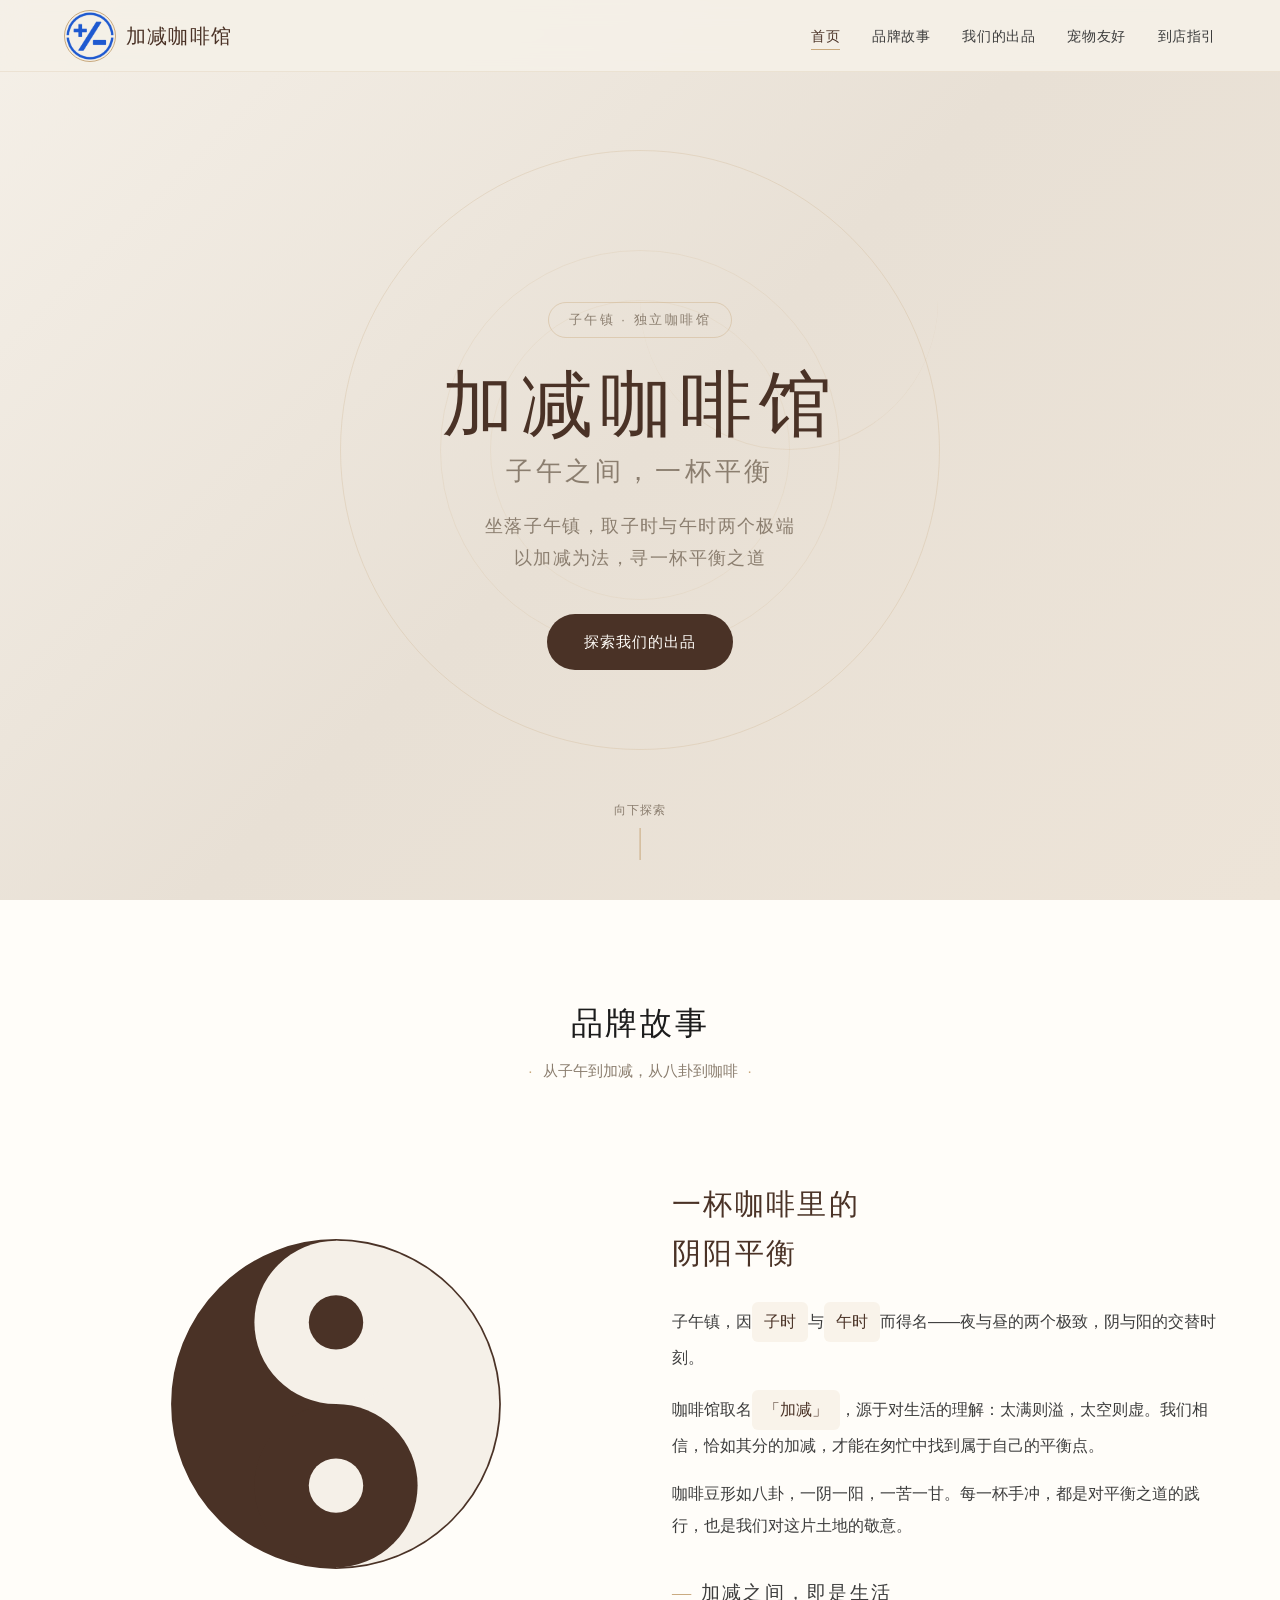
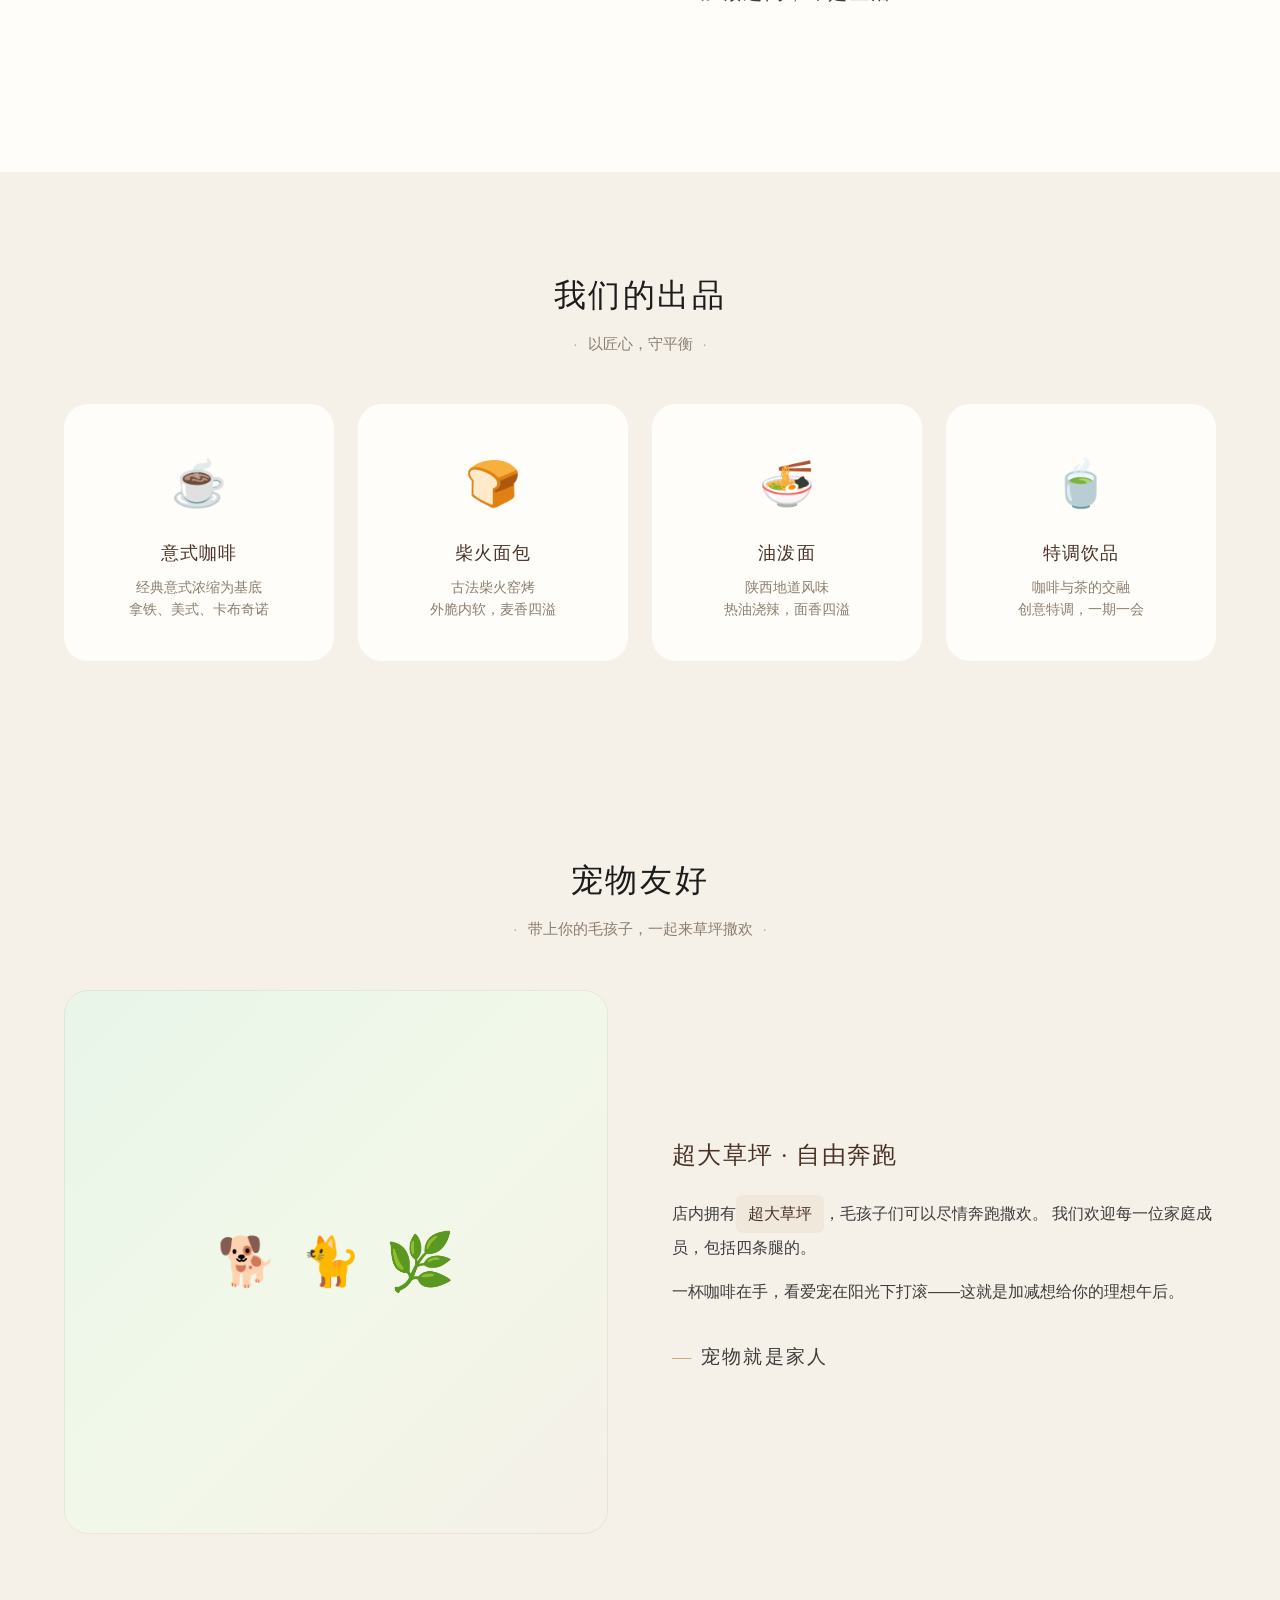
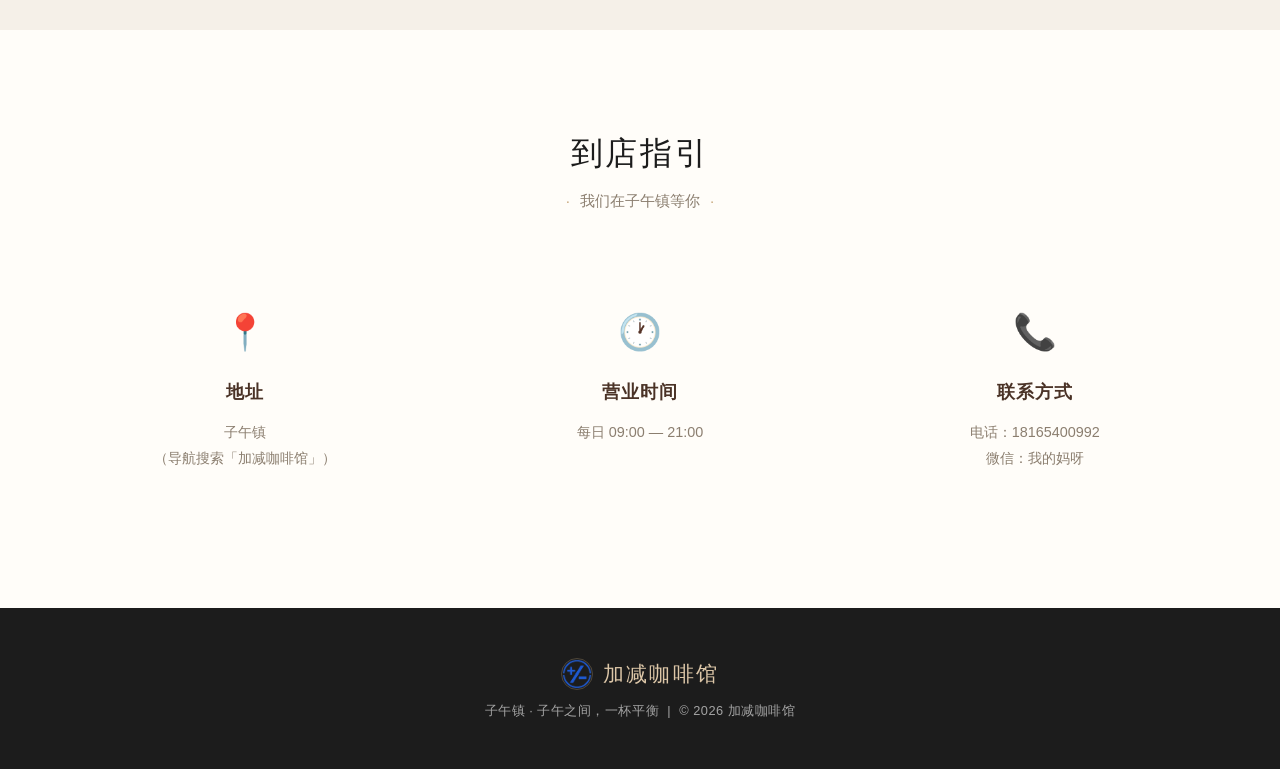
<file: index.html>
<!DOCTYPE html>
<html lang="zh-CN">
<head>
    <meta charset="UTF-8">
    <meta name="viewport" content="width=device-width, initial-scale=1.0">
    <title>加减咖啡馆 — 子午之间，一杯平衡</title>
    <meta name="description" content="加减咖啡馆坐落于子午镇，取子时与午时的平衡之意。手冲咖啡、柴火面包、油泼面。子午之间，一杯平衡。">
    <link rel="stylesheet" href="style.css">
</head>
<body>

    <!-- 导航栏 -->
    <nav class="navbar" id="navbar">
        <div class="container">
            <a href="index.html" class="logo">
                <img src="images/logo02.png" alt="加减咖啡馆" class="logo-img">
                <span>加减咖啡馆</span>
            </a>
            <ul class="nav-menu" id="navMenu">
                <li><a href="#home" class="active">首页</a></li>
                <li><a href="#story">品牌故事</a></li>
                <li><a href="#categories">我们的出品</a></li>
                <li><a href="#pet">宠物友好</a></li>
                <li><a href="#info">到店指引</a></li>
            </ul>
            <div class="hamburger" id="hamburger">
                <span></span><span></span><span></span>
            </div>
        </div>
    </nav>

    <!-- Hero 区 -->
    <section class="hero" id="home">
        <div class="hero-bagua"></div>
        <div class="hero-content">
            <p class="hero-tag">子午镇 · 独立咖啡馆</p>
            <h1 class="hero-title">
                加减咖啡馆
                <span>子午之间，一杯平衡</span>
            </h1>
            <p class="hero-subtitle">
                坐落子午镇，取子时与午时两个极端<br>
                以加减为法，寻一杯平衡之道
            </p>
            <a href="#categories" class="hero-btn">探索我们的出品</a>
        </div>
        <div class="hero-scroll">
            <span>向下探索</span>
            <span></span>
        </div>
    </section>

    <!-- 品牌故事 -->
    <section class="story" id="story">
        <div class="container">
            <h2 class="section-title">品牌故事</h2>
            <p class="section-subtitle">从子午到加减，从八卦到咖啡</p>
            <div class="story-grid">
                <div class="story-visual reveal">
                    <svg class="taiji" viewBox="0 0 200 200" width="340" height="340">
                        <defs>
                            <clipPath id="leftHalf">
                                <rect x="0" y="0" width="100" height="200"/>
                            </clipPath>
                            <clipPath id="rightHalf">
                                <rect x="100" y="0" width="100" height="200"/>
                            </clipPath>
                        </defs>
                        <circle cx="100" cy="100" r="96" fill="none" stroke="#4A3226" stroke-width="2"/>
                        <circle cx="100" cy="100" r="96" fill="#4A3226" clip-path="url(#leftHalf)"/>
                        <circle cx="100" cy="100" r="96" fill="#F5F0E8" clip-path="url(#rightHalf)"/>
                        <circle cx="100" cy="52" r="48" fill="#F5F0E8"/>
                        <circle cx="100" cy="148" r="48" fill="#4A3226"/>
                        <circle cx="100" cy="52" r="16" fill="#4A3226"/>
                        <circle cx="100" cy="148" r="16" fill="#F5F0E8"/>
                    </svg>
                </div>
                <div class="story-text reveal">
                    <h2>一杯咖啡里的<br>阴阳平衡</h2>
                    <p>
                        子午镇，因<span class="story-highlight">子时</span>与<span class="story-highlight">午时</span>而得名——夜与昼的两个极致，阴与阳的交替时刻。
                    </p>
                    <p>
                        咖啡馆取名<span class="story-highlight">「加减」</span>，源于对生活的理解：太满则溢，太空则虚。我们相信，恰如其分的加减，才能在匆忙中找到属于自己的平衡点。
                    </p>
                    <p>
                        咖啡豆形如八卦，一阴一阳，一苦一甘。每一杯手冲，都是对平衡之道的践行，也是我们对这片土地的敬意。
                    </p>
                    <p class="story-signature">加减之间，即是生活</p>
                </div>
            </div>
        </div>
    </section>

    <!-- 产品分类 -->
    <section class="categories" id="categories">
        <div class="container">
            <h2 class="section-title">我们的出品</h2>
            <p class="section-subtitle">以匠心，守平衡</p>
            <div class="cat-grid">
                <div class="cat-card reveal">
                    <span class="cat-icon">☕</span>
                    <h3>意式咖啡</h3>
                    <p>经典意式浓缩为基底<br>拿铁、美式、卡布奇诺</p>
                </div>
                <div class="cat-card reveal">
                    <span class="cat-icon">🍞</span>
                    <h3>柴火面包</h3>
                    <p>古法柴火窑烤<br>外脆内软，麦香四溢</p>
                </div>
                <div class="cat-card reveal">
                    <span class="cat-icon">🍜</span>
                    <h3>油泼面</h3>
                    <p>陕西地道风味<br>热油浇辣，面香四溢</p>
                </div>
                <div class="cat-card reveal">
                    <span class="cat-icon">🍵</span>
                    <h3>特调饮品</h3>
                    <p>咖啡与茶的交融<br>创意特调，一期一会</p>
                </div>
            </div>
        </div>
    </section>

    <!-- 宠物友好 -->
    <section class="pet" id="pet">
        <div class="container">
            <h2 class="section-title">宠物友好</h2>
            <p class="section-subtitle">带上你的毛孩子，一起来草坪撒欢</p>
            <div class="pet-content reveal">
                <div class="pet-visual">
                    <span class="pet-icon">🐕</span>
                    <span class="pet-icon">🐈</span>
                    <span class="pet-icon">🌿</span>
                </div>
                <div class="pet-text">
                    <h3>超大草坪 · 自由奔跑</h3>
                    <p>
                        店内拥有<span class="story-highlight">超大草坪</span>，毛孩子们可以尽情奔跑撒欢。
                        我们欢迎每一位家庭成员，包括四条腿的。
                    </p>
                    <p>
                        一杯咖啡在手，看爱宠在阳光下打滚——这就是加减想给你的理想午后。
                    </p>
                    <p class="story-signature">宠物就是家人</p>
                </div>
            </div>
        </div>
    </section>

    <!-- 到店指引 -->
    <section class="info" id="info">
        <div class="container">
            <h2 class="section-title">到店指引</h2>
            <p class="section-subtitle">我们在子午镇等你</p>
            <div class="info-grid">
                <div class="info-card reveal">
                    <span class="icon">📍</span>
                    <h4>地址</h4>
                    <p>子午镇<br>（导航搜索「加减咖啡馆」）</p>
                </div>
                <div class="info-card reveal">
                    <span class="icon">🕐</span>
                    <h4>营业时间</h4>
                    <p>每日 09:00 — 21:00</p>
                </div>
                <div class="info-card reveal">
                    <span class="icon">📞</span>
                    <h4>联系方式</h4>
                    <p>电话：18165400992<br>微信：我的妈呀</p>
                </div>
            </div>
        </div>
    </section>

    <!-- 页脚 -->
    <footer class="footer">
        <div class="container">
            <div class="footer-brand"><img src="images/logo02.png" alt="加减咖啡馆" class="footer-logo"> 加减咖啡馆</div>
            <p>子午镇 · 子午之间，一杯平衡 &nbsp;|&nbsp; &copy; 2026 加减咖啡馆</p>
        </div>
    </footer>

    <script src="script.js"></script>
</body>
</html>
</file>
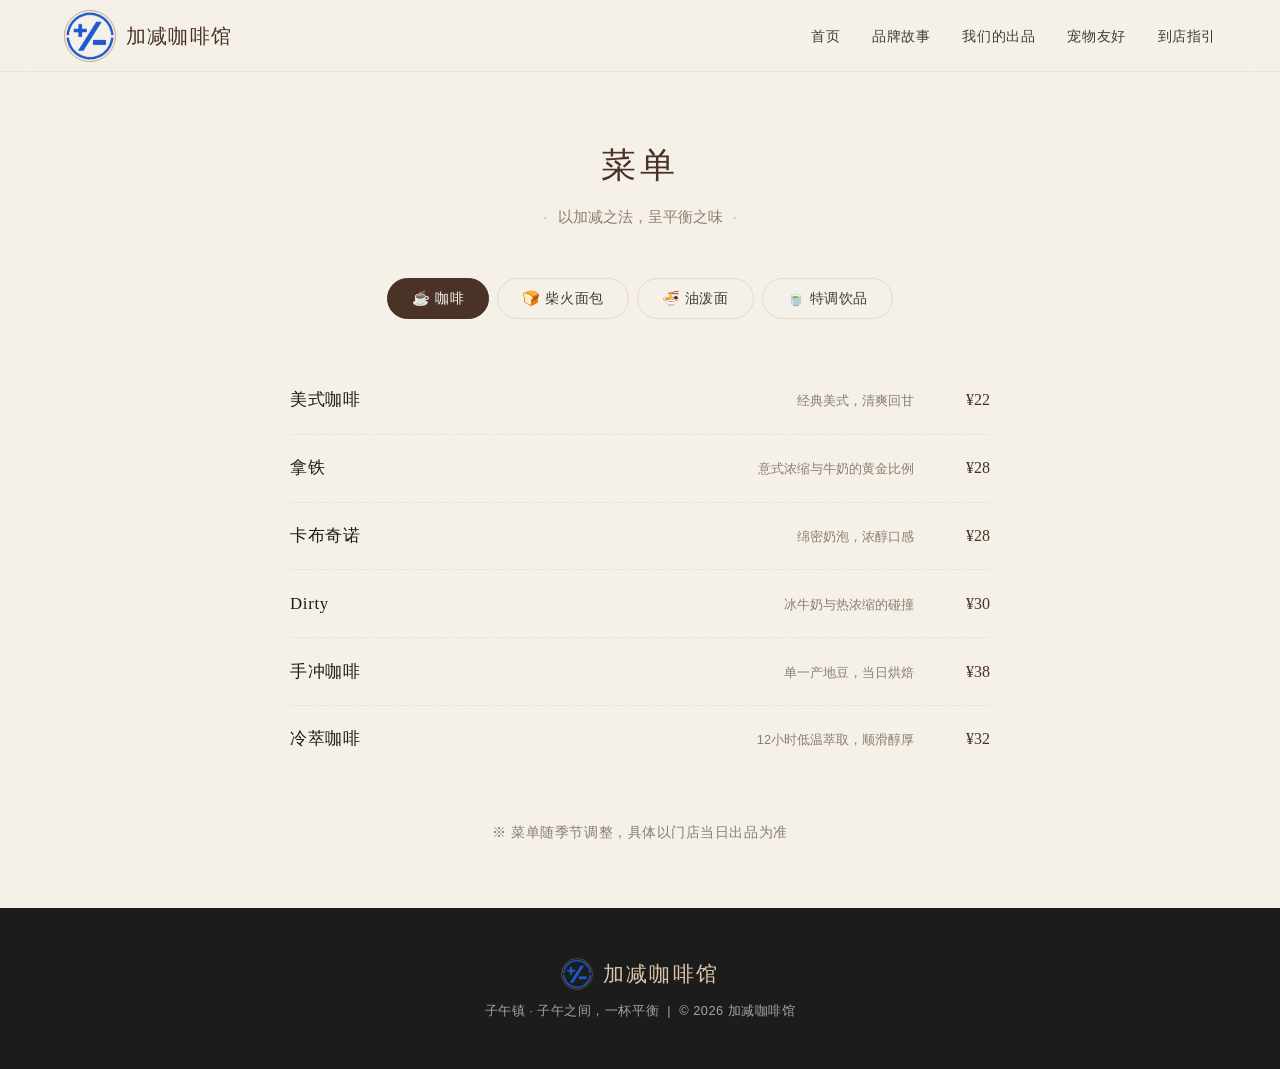
<file: menu.html>
<!DOCTYPE html>
<html lang="zh-CN">
<head>
    <meta charset="UTF-8">
    <meta name="viewport" content="width=device-width, initial-scale=1.0">
    <title>菜单 — 加减咖啡馆</title>
    <meta name="description" content="加减咖啡馆菜单 — 手冲咖啡、意式咖啡、柴火面包、油泼面、特调饮品">
    <link rel="stylesheet" href="style.css">
</head>
<body>

    <!-- 导航栏 -->
    <nav class="navbar" id="navbar">
        <div class="container">
            <a href="index.html" class="logo">
                <img src="images/logo02.png" alt="加减咖啡馆" class="logo-img">
                <span>加减咖啡馆</span>
            </a>
            <ul class="nav-menu" id="navMenu">
                <li><a href="index.html">首页</a></li>
                <li><a href="index.html#story">品牌故事</a></li>
                <li><a href="index.html#categories">我们的出品</a></li>
                <li><a href="index.html#pet">宠物友好</a></li>
                <li><a href="index.html#info">到店指引</a></li>
            </ul>
            <div class="hamburger" id="hamburger">
                <span></span><span></span><span></span>
            </div>
        </div>
    </nav>

    <!-- 菜单内容 -->
    <main class="menu-page">
        <div class="container">
            <div class="menu-header">
                <h1>菜单</h1>
                <p class="section-subtitle">以加减之法，呈平衡之味</p>
            </div>

            <!-- Tab 切换 -->
            <div class="menu-tabs">
                <button class="menu-tab active" data-tab="coffee">☕ 咖啡</button>
                <button class="menu-tab" data-tab="bread">🍞 柴火面包</button>
                <button class="menu-tab" data-tab="dessert">🍜 油泼面</button>
                <button class="menu-tab" data-tab="special">🍵 特调饮品</button>
            </div>

            <!-- 咖啡 -->
            <div class="menu-section active" id="coffee">
                <div class="menu-item">
                    <span class="menu-item-name">美式咖啡</span>
                    <span class="menu-item-desc">经典美式，清爽回甘</span>
                    <span class="menu-item-price">¥22</span>
                </div>
                <div class="menu-item">
                    <span class="menu-item-name">拿铁</span>
                    <span class="menu-item-desc">意式浓缩与牛奶的黄金比例</span>
                    <span class="menu-item-price">¥28</span>
                </div>
                <div class="menu-item">
                    <span class="menu-item-name">卡布奇诺</span>
                    <span class="menu-item-desc">绵密奶泡，浓醇口感</span>
                    <span class="menu-item-price">¥28</span>
                </div>
                <div class="menu-item">
                    <span class="menu-item-name">Dirty</span>
                    <span class="menu-item-desc">冰牛奶与热浓缩的碰撞</span>
                    <span class="menu-item-price">¥30</span>
                </div>
                <div class="menu-item">
                    <span class="menu-item-name">手冲咖啡</span>
                    <span class="menu-item-desc">单一产地豆，当日烘焙</span>
                    <span class="menu-item-price">¥38</span>
                </div>
                <div class="menu-item">
                    <span class="menu-item-name">冷萃咖啡</span>
                    <span class="menu-item-desc">12小时低温萃取，顺滑醇厚</span>
                    <span class="menu-item-price">¥32</span>
                </div>
            </div>

            <!-- 柴火面包 -->
            <div class="menu-section" id="bread">
                <div class="menu-item">
                    <span class="menu-item-name">柴火欧包</span>
                    <span class="menu-item-desc">天然酵母，柴火窑烤，外脆内软</span>
                    <span class="menu-item-price">¥25</span>
                </div>
                <div class="menu-item">
                    <span class="menu-item-name">全麦乡村面包</span>
                    <span class="menu-item-desc">全麦面粉，低温长时间发酵</span>
                    <span class="menu-item-price">¥28</span>
                </div>
                <div class="menu-item">
                    <span class="menu-item-name">核桃蔓越莓面包</span>
                    <span class="menu-item-desc">满满果干与坚果的满足感</span>
                    <span class="menu-item-price">¥32</span>
                </div>
                <div class="menu-item">
                    <span class="menu-item-name">柴火佛卡夏</span>
                    <span class="menu-item-desc">迷迭香与海盐，意大利风味</span>
                    <span class="menu-item-price">¥26</span>
                </div>
                <div class="menu-item">
                    <span class="menu-item-name">肉桂卷</span>
                    <span class="menu-item-desc">柴火窑烤肉桂卷，香甜浓郁</span>
                    <span class="menu-item-price">¥22</span>
                </div>
            </div>

            <!-- 油泼面 -->
            <div class="menu-section" id="dessert">
                <div class="menu-item">
                    <span class="menu-item-name">经典油泼面</span>
                    <span class="menu-item-desc">手工扯面，热油激香，辣子过瘾</span>
                    <span class="menu-item-price">¥18</span>
                </div>
                <div class="menu-item">
                    <span class="menu-item-name">加蛋油泼面</span>
                    <span class="menu-item-desc">经典油泼面加一颗煎蛋</span>
                    <span class="menu-item-price">¥22</span>
                </div>
                <div class="menu-item">
                    <span class="menu-item-name">牛肉油泼面</span>
                    <span class="menu-item-desc">大块卤牛肉，配手工扯面</span>
                    <span class="menu-item-price">¥30</span>
                </div>
                <div class="menu-item">
                    <span class="menu-item-name">素拼三合一</span>
                    <span class="menu-item-desc">油泼 + 炸酱 + 西红柿鸡蛋</span>
                    <span class="menu-item-price">¥28</span>
                </div>
            </div>

            <!-- 特调饮品 -->
            <div class="menu-section" id="special">
                <div class="menu-item">
                    <span class="menu-item-name">子午特调</span>
                    <span class="menu-item-desc">冷萃咖啡基底，搭配桂花与蜂蜜</span>
                    <span class="menu-item-price">¥36</span>
                </div>
                <div class="menu-item">
                    <span class="menu-item-name">八卦拿铁</span>
                    <span class="menu-item-desc">双色拉花，黑白芝麻风味</span>
                    <span class="menu-item-price">¥34</span>
                </div>
                <div class="menu-item">
                    <span class="menu-item-name">抹茶燕麦拿铁</span>
                    <span class="menu-item-desc">日式抹茶 × 燕麦奶，清新健康</span>
                    <span class="menu-item-price">¥32</span>
                </div>
                <div class="menu-item">
                    <span class="menu-item-name">桂花酒酿冰咖</span>
                    <span class="menu-item-desc">酒酿与咖啡的奇妙平衡</span>
                    <span class="menu-item-price">¥35</span>
                </div>
                <div class="menu-item">
                    <span class="menu-item-name">手打柠檬茶</span>
                    <span class="menu-item-desc">新鲜柠檬手打，清爽解暑</span>
                    <span class="menu-item-price">¥24</span>
                </div>
                <div class="menu-item">
                    <span class="menu-item-name">洛神花气泡饮</span>
                    <span class="menu-item-desc">洛神花 × 气泡水，酸甜清爽</span>
                    <span class="menu-item-price">¥26</span>
                </div>
            </div>

            <p class="menu-note">※ 菜单随季节调整，具体以门店当日出品为准</p>
        </div>
    </main>

    <!-- 页脚 -->
    <footer class="footer">
        <div class="container">
            <div class="footer-brand"><img src="images/logo02.png" alt="加减咖啡馆" class="footer-logo"> 加减咖啡馆</div>
            <p>子午镇 · 子午之间，一杯平衡 &nbsp;|&nbsp; &copy; 2026 加减咖啡馆</p>
        </div>
    </footer>

    <script src="script.js"></script>
</body>
</html>
</file>
<file: style.css>
/* ===================================
   加减咖啡馆 — 子午之间，一杯平衡
   =================================== */

/* --- CSS Variables --- */
:root {
  --color-brown: #4A3226;
  --color-brown-light: #6B4D3C;
  --color-ink: #1C1C1C;
  --color-cream: #F5F0E8;
  --color-cream-dark: #E8E0D5;
  --color-gold: #C8A87C;
  --color-gold-light: #DDC7A8;
  --color-charcoal: #3D3D3D;
  --color-white: #FFFDF9;
  --color-muted: #8B7E6F;

  --font-display: 'Georgia', 'Noto Serif SC', 'Source Han Serif SC', 'STSong', 'SimSun', serif;
  --font-body: 'Segoe UI', 'PingFang SC', 'Microsoft YaHei', 'Hiragino Sans GB', sans-serif;

  --shadow-sm: 0 2px 8px rgba(28, 28, 28, 0.06);
  --shadow-md: 0 4px 20px rgba(28, 28, 28, 0.10);
  --shadow-lg: 0 8px 40px rgba(28, 28, 28, 0.14);

  --radius-sm: 6px;
  --radius-md: 12px;
  --radius-lg: 24px;
  --radius-full: 50%;

  --max-width: 1200px;
  --nav-height: 72px;
}

/* --- Reset --- */
*, *::before, *::after {
  margin: 0;
  padding: 0;
  box-sizing: border-box;
}

html {
  scroll-behavior: smooth;
  scroll-padding-top: var(--nav-height);
}

body {
  font-family: var(--font-body);
  color: var(--color-charcoal);
  background-color: var(--color-cream);
  line-height: 1.7;
  overflow-x: hidden;
  -webkit-font-smoothing: antialiased;
}

img { max-width: 100%; display: block; }
a { text-decoration: none; color: inherit; }
ul { list-style: none; }

.container {
  max-width: var(--max-width);
  margin: 0 auto;
  padding: 0 24px;
}

/* --- Typography --- */
h1, h2, h3, .font-display {
  font-family: var(--font-display);
  font-weight: 400;
  color: var(--color-ink);
}

.section-title {
  font-size: 2rem;
  text-align: center;
  margin-bottom: 0.5rem;
  letter-spacing: 0.08em;
}

.section-subtitle {
  text-align: center;
  color: var(--color-muted);
  font-size: 0.95rem;
  margin-bottom: 3rem;
}

.section-subtitle::before,
.section-subtitle::after {
  content: '·';
  margin: 0 10px;
  color: var(--color-gold);
}

/* --- Navigation --- */
.navbar {
  position: fixed;
  top: 0;
  left: 0;
  right: 0;
  z-index: 1000;
  height: var(--nav-height);
  background: rgba(245, 240, 232, 0.92);
  backdrop-filter: blur(12px);
  -webkit-backdrop-filter: blur(12px);
  border-bottom: 1px solid rgba(200, 168, 124, 0.2);
  transition: all 0.3s ease;
}

.navbar.scrolled {
  box-shadow: var(--shadow-sm);
}

.navbar .container {
  display: flex;
  align-items: center;
  justify-content: space-between;
  height: 100%;
}

.logo {
  display: flex;
  align-items: center;
  gap: 10px;
  font-family: var(--font-display);
  font-size: 1.25rem;
  color: var(--color-brown);
  letter-spacing: 0.06em;
}

.logo-img {
  width: 52px;
  height: 52px;
  border-radius: 50%;
  object-fit: cover;
  border: 1.5px solid var(--color-gold);
  animation: logoRotate 20s linear infinite;
}

@keyframes logoRotate {
  from { transform: rotate(0deg); }
  to { transform: rotate(360deg); }
}

.nav-menu {
  display: flex;
  gap: 32px;
  align-items: center;
}

.nav-menu a {
  font-size: 0.9rem;
  color: var(--color-charcoal);
  letter-spacing: 0.04em;
  position: relative;
  padding: 4px 0;
  transition: color 0.3s;
}

.nav-menu a::after {
  content: '';
  position: absolute;
  bottom: -2px;
  left: 0;
  width: 0;
  height: 1px;
  background: var(--color-gold);
  transition: width 0.3s ease;
}

.nav-menu a:hover,
.nav-menu a.active {
  color: var(--color-brown);
}

.nav-menu a:hover::after,
.nav-menu a.active::after {
  width: 100%;
}

/* hamburger */
.hamburger {
  display: none;
  flex-direction: column;
  gap: 5px;
  cursor: pointer;
  padding: 8px;
}

.hamburger span {
  display: block;
  width: 24px;
  height: 1.5px;
  background: var(--color-brown);
  transition: all 0.3s ease;
}

.hamburger.active span:nth-child(1) {
  transform: rotate(45deg) translate(5px, 5px);
}

.hamburger.active span:nth-child(2) {
  opacity: 0;
}

.hamburger.active span:nth-child(3) {
  transform: rotate(-45deg) translate(4px, -4px);
}

/* --- Hero Section --- */
.hero {
  min-height: 100vh;
  display: flex;
  align-items: center;
  justify-content: center;
  position: relative;
  background: linear-gradient(135deg, var(--color-cream) 0%, var(--color-cream-dark) 50%, #EDE4D8 100%);
  overflow: hidden;
  padding-top: var(--nav-height);
}

.hero::before {
  content: '';
  position: absolute;
  width: 600px;
  height: 600px;
  border-radius: 50%;
  border: 1px solid rgba(200, 168, 124, 0.25);
  top: 50%;
  left: 50%;
  transform: translate(-50%, -50%);
  animation: heroPulse 8s ease-in-out infinite;
}

.hero::after {
  content: '';
  position: absolute;
  width: 400px;
  height: 400px;
  border-radius: 50%;
  border: 1px solid rgba(200, 168, 124, 0.15);
  top: 50%;
  left: 50%;
  transform: translate(-50%, -50%);
  animation: heroPulse 8s ease-in-out 2s infinite;
}

/* bagua divider line */
.hero-bagua {
  position: absolute;
  width: 300px;
  height: 300px;
  border-radius: 50%;
  border: 0.5px solid rgba(200, 168, 124, 0.12);
  top: 50%;
  left: 50%;
  transform: translate(-50%, -50%);
}

.hero-bagua::before {
  content: '';
  position: absolute;
  top: 0;
  left: 50%;
  width: 100%;
  height: 50%;
  background: transparent;
  border-bottom: 0.5px solid rgba(200, 168, 124, 0.18);
  border-radius: 0 0 150px 150px;
  transform-origin: center top;
  animation: baguaSway 6s ease-in-out infinite;
}

@keyframes heroPulse {
  0%, 100% { transform: translate(-50%, -50%) scale(1); opacity: 0.6; }
  50% { transform: translate(-50%, -50%) scale(1.08); opacity: 1; }
}

@keyframes baguaSway {
  0%, 100% { transform: rotate(0deg); }
  25% { transform: rotate(3deg); }
  75% { transform: rotate(-3deg); }
}

.hero-content {
  text-align: center;
  position: relative;
  z-index: 2;
  padding: 0 24px;
}

.hero-tag {
  display: inline-block;
  font-size: 0.8rem;
  letter-spacing: 0.2em;
  color: var(--color-muted);
  text-transform: uppercase;
  margin-bottom: 1.5rem;
  padding: 6px 20px;
  border: 1px solid rgba(200, 168, 124, 0.4);
  border-radius: 100px;
}

.hero-title {
  font-size: clamp(2.5rem, 7vw, 4.5rem);
  line-height: 1.2;
  color: var(--color-brown);
  margin-bottom: 1.5rem;
  letter-spacing: 0.1em;
}

.hero-title span {
  display: block;
  font-size: clamp(1.2rem, 3vw, 1.6rem);
  color: var(--color-muted);
  font-family: var(--font-body);
  font-weight: 300;
  letter-spacing: 0.15em;
  margin-top: 0.5rem;
}

.hero-subtitle {
  font-size: 1.1rem;
  color: var(--color-muted);
  margin-bottom: 2.5rem;
  letter-spacing: 0.08em;
  line-height: 1.8;
}

.hero-btn {
  display: inline-block;
  padding: 14px 36px;
  background: var(--color-brown);
  color: var(--color-white);
  border-radius: 100px;
  font-size: 0.95rem;
  letter-spacing: 0.06em;
  transition: all 0.4s ease;
  border: 1px solid transparent;
}

.hero-btn:hover {
  background: transparent;
  color: var(--color-brown);
  border-color: var(--color-brown);
}

.hero-scroll {
  position: absolute;
  bottom: 40px;
  left: 50%;
  transform: translateX(-50%);
  display: flex;
  flex-direction: column;
  align-items: center;
  gap: 8px;
  color: var(--color-muted);
  font-size: 0.75rem;
  letter-spacing: 0.1em;
  animation: scrollBounce 2s ease-in-out infinite;
}

.hero-scroll span:last-child {
  width: 1px;
  height: 32px;
  background: var(--color-gold);
}

@keyframes scrollBounce {
  0%, 100% { transform: translateX(-50%) translateY(0); }
  50% { transform: translateX(-50%) translateY(8px); }
}

/* --- Story Section --- */
.story {
  padding: 6rem 0;
  background: var(--color-white);
}

.story-grid {
  display: grid;
  grid-template-columns: 1fr 1fr;
  gap: 4rem;
  align-items: center;
}

.story-visual {
  position: relative;
  aspect-ratio: 1;
  display: flex;
  align-items: center;
  justify-content: center;
}

.taiji {
  animation: taijiAnim 20s linear infinite;
}

@keyframes taijiAnim {
  0%   { transform: scale(1) rotate(0deg); }
  25%  { transform: scale(1.06) rotate(90deg); }
  50%  { transform: scale(1) rotate(180deg); }
  75%  { transform: scale(1.06) rotate(270deg); }
  100% { transform: scale(1) rotate(360deg); }
}

.story-text h2 {
  font-size: 1.8rem;
  letter-spacing: 0.08em;
  margin-bottom: 1.5rem;
  color: var(--color-brown);
}

.story-text p {
  margin-bottom: 1rem;
  line-height: 2;
  color: var(--color-charcoal);
}

.story-highlight {
  display: inline-block;
  padding: 4px 12px;
  background: rgba(200, 168, 124, 0.12);
  border-radius: var(--radius-sm);
  color: var(--color-brown);
}

.story-signature {
  margin-top: 2rem;
  font-family: var(--font-display);
  font-size: 1.2rem;
  color: var(--color-brown);
  letter-spacing: 0.12em;
}

.story-signature::before {
  content: '— ';
  color: var(--color-gold);
}

/* --- Categories Section --- */
.categories {
  padding: 6rem 0;
  background: var(--color-cream);
}

.cat-grid {
  display: grid;
  grid-template-columns: repeat(4, 1fr);
  gap: 1.5rem;
}

.cat-card {
  background: var(--color-white);
  border-radius: var(--radius-lg);
  padding: 2.5rem 1.5rem;
  text-align: center;
  transition: all 0.4s ease;
  border: 1px solid transparent;
  cursor: default;
}

.cat-card:hover {
  transform: translateY(-6px);
  box-shadow: var(--shadow-md);
  border-color: rgba(200, 168, 124, 0.3);
}

.cat-icon {
  font-size: 2.8rem;
  margin-bottom: 1rem;
  display: block;
}

.cat-card h3 {
  font-size: 1.15rem;
  letter-spacing: 0.06em;
  margin-bottom: 0.5rem;
  color: var(--color-brown);
}

.cat-card p {
  font-size: 0.85rem;
  color: var(--color-muted);
  line-height: 1.6;
}

/* --- Pet Section --- */
.pet {
  padding: 6rem 0;
  background: var(--color-cream);
}

.pet-content {
  display: grid;
  grid-template-columns: 1fr 1fr;
  gap: 4rem;
  align-items: center;
}

.pet-visual {
  display: flex;
  align-items: center;
  justify-content: center;
  gap: 1.5rem;
  background: linear-gradient(135deg, #E8F5E9 0%, #F1F8E9 50%, #F5F0E8 100%);
  border-radius: var(--radius-lg);
  padding: 3rem;
  aspect-ratio: 1;
  position: relative;
}

.pet-visual::before {
  content: '';
  position: absolute;
  inset: 0;
  border-radius: var(--radius-lg);
  border: 1px solid rgba(200, 168, 124, 0.2);
}

.pet-icon {
  font-size: 3rem;
  animation: petBounce 2s ease-in-out infinite;
  position: relative;
  z-index: 1;
}

.pet-icon:nth-child(2) { animation-delay: 0.3s; }
.pet-icon:nth-child(3) { animation-delay: 0.6s; font-size: 3.5rem; }

@keyframes petBounce {
  0%, 100% { transform: translateY(0); }
  50% { transform: translateY(-12px); }
}

.pet-text h3 {
  font-family: var(--font-display);
  font-size: 1.5rem;
  color: var(--color-brown);
  letter-spacing: 0.06em;
  margin-bottom: 1.2rem;
}

.pet-text p {
  margin-bottom: 0.8rem;
  line-height: 1.9;
  color: var(--color-charcoal);
}

/* --- Info Section --- */
.info {
  padding: 6rem 0;
  background: var(--color-white);
}

.info-grid {
  display: grid;
  grid-template-columns: repeat(3, 1fr);
  gap: 2rem;
}

.info-card {
  text-align: center;
  padding: 2.5rem 1.5rem;
}

.info-card .icon {
  font-size: 2.2rem;
  margin-bottom: 1rem;
  display: block;
}

.info-card h4 {
  font-family: var(--font-display);
  font-size: 1.1rem;
  color: var(--color-brown);
  letter-spacing: 0.06em;
  margin-bottom: 0.8rem;
}

.info-card p {
  font-size: 0.9rem;
  color: var(--color-muted);
  line-height: 1.8;
}

/* --- Footer --- */
.footer {
  background: var(--color-ink);
  color: rgba(255, 255, 255, 0.6);
  padding: 3rem 0;
  text-align: center;
}

.footer-brand {
  font-family: var(--font-display);
  font-size: 1.3rem;
  color: var(--color-gold-light);
  letter-spacing: 0.1em;
  margin-bottom: 0.5rem;
  display: flex;
  align-items: center;
  justify-content: center;
  gap: 10px;
}

.footer-logo {
  width: 32px;
  height: 32px;
  border-radius: 50%;
  object-fit: cover;
  border: 1px solid rgba(200, 168, 124, 0.3);
}

.footer p {
  font-size: 0.8rem;
  letter-spacing: 0.04em;
}

/* ===================================
   Menu Page
   =================================== */
.menu-page {
  padding: calc(var(--nav-height) + 4rem) 0 4rem;
  min-height: 100vh;
}

.menu-header {
  text-align: center;
  margin-bottom: 3rem;
}

.menu-header h1 {
  font-size: 2.2rem;
  color: var(--color-brown);
  letter-spacing: 0.1em;
  margin-bottom: 0.5rem;
}

/* Tab navigation */
.menu-tabs {
  display: flex;
  justify-content: center;
  gap: 0.5rem;
  flex-wrap: wrap;
  margin-bottom: 3rem;
}

.menu-tab {
  padding: 10px 24px;
  border: 1px solid rgba(200, 168, 124, 0.3);
  border-radius: 100px;
  background: transparent;
  color: var(--color-charcoal);
  font-family: var(--font-body);
  font-size: 0.9rem;
  cursor: pointer;
  letter-spacing: 0.04em;
  transition: all 0.3s ease;
}

.menu-tab:hover {
  border-color: var(--color-gold);
  color: var(--color-brown);
}

.menu-tab.active {
  background: var(--color-brown);
  color: var(--color-white);
  border-color: var(--color-brown);
}

/* Menu items */
.menu-section {
  display: none;
  max-width: 700px;
  margin: 0 auto;
}

.menu-section.active {
  display: block;
  animation: fadeSlideIn 0.5s ease;
}

@keyframes fadeSlideIn {
  from { opacity: 0; transform: translateY(12px); }
  to { opacity: 1; transform: translateY(0); }
}

.menu-item {
  display: flex;
  justify-content: space-between;
  align-items: baseline;
  padding: 1.2rem 0;
  border-bottom: 1px dashed rgba(200, 168, 124, 0.25);
  gap: 1rem;
}

.menu-item:last-child {
  border-bottom: none;
}

.menu-item-name {
  font-family: var(--font-display);
  font-size: 1.05rem;
  color: var(--color-ink);
  letter-spacing: 0.04em;
  flex-shrink: 0;
}

.menu-item-desc {
  font-size: 0.8rem;
  color: var(--color-muted);
  flex: 1;
  text-align: right;
}

.menu-item-price {
  font-family: var(--font-display);
  font-size: 1rem;
  color: var(--color-brown);
  min-width: 60px;
  text-align: right;
}

.menu-note {
  text-align: center;
  color: var(--color-muted);
  font-size: 0.85rem;
  margin-top: 3rem;
  letter-spacing: 0.04em;
}

/* ===================================
   Scroll Reveal
   =================================== */
.reveal {
  opacity: 0;
  transform: translateY(30px);
  transition: opacity 0.8s ease, transform 0.8s ease;
}

.reveal.visible {
  opacity: 1;
  transform: translateY(0);
}

/* ===================================
   Responsive
   =================================== */

/* --- Tablet (≤900px) --- */
@media (max-width: 900px) {
  .section-title {
    font-size: 1.6rem;
  }

  /* Hero */
  .hero::before {
    width: 360px;
    height: 360px;
  }
  .hero::after {
    width: 260px;
    height: 260px;
  }
  .hero-bagua {
    width: 200px;
    height: 200px;
  }
  .hero-bagua::before {
    border-radius: 0 0 100px 100px;
  }
  .hero-content {
    padding: 0 20px;
  }
  .hero-title {
    font-size: clamp(2rem, 6vw, 3rem);
  }
  .hero-title span {
    font-size: clamp(1rem, 2.5vw, 1.2rem);
  }
  .hero-subtitle {
    font-size: 0.95rem;
  }
  .hero-scroll {
    bottom: 24px;
  }

  /* Story */
  .story {
    padding: 4rem 0;
  }
  .story-grid {
    grid-template-columns: 1fr;
    gap: 2.5rem;
  }
  .story-visual {
    order: -1;
  }
  .taiji {
    width: 260px;
    height: 260px;
  }
  .story-text h2 {
    font-size: 1.5rem;
  }

  /* Categories */
  .categories {
    padding: 4rem 0;
  }
  .cat-grid {
    grid-template-columns: repeat(2, 1fr);
    gap: 1rem;
  }
  .cat-card {
    padding: 2rem 1rem;
  }
  .cat-icon {
    font-size: 2.2rem;
  }
  .cat-card h3 {
    font-size: 1rem;
  }

  /* Pet */
  .pet {
    padding: 4rem 0;
  }
  .pet-content {
    grid-template-columns: 1fr;
    gap: 2rem;
  }
  .pet-visual {
    aspect-ratio: auto;
    padding: 2rem;
  }
  .pet-icon {
    font-size: 2.4rem;
  }
  .pet-text h3 {
    font-size: 1.3rem;
  }

  /* Info */
  .info {
    padding: 4rem 0;
  }
  .info-grid {
    grid-template-columns: 1fr;
    gap: 0.5rem;
  }

  /* Menu page */
  .menu-page {
    padding: calc(var(--nav-height) + 3rem) 0 3rem;
  }
  .menu-header h1 {
    font-size: 1.8rem;
  }
}

/* --- Mobile (≤640px) --- */
@media (max-width: 640px) {
  :root {
    --nav-height: 60px;
  }

  .container {
    padding: 0 16px;
  }

  .section-title {
    font-size: 1.4rem;
    letter-spacing: 0.06em;
  }
  .section-subtitle {
    font-size: 0.85rem;
    margin-bottom: 2rem;
  }
  .section-subtitle::before,
  .section-subtitle::after {
    margin: 0 6px;
  }

  /* Nav */
  .logo {
    font-size: 1rem;
  }
  .logo-img {
    width: 38px;
    height: 38px;
  }
  .hamburger {
    display: flex;
  }
  .nav-menu {
    position: fixed;
    top: var(--nav-height);
    left: 0;
    right: 0;
    background: rgba(245, 240, 232, 0.98);
    backdrop-filter: blur(12px);
    flex-direction: column;
    padding: 1.5rem;
    gap: 1.2rem;
    transform: translateY(-120%);
    opacity: 0;
    transition: all 0.4s ease;
    border-bottom: 1px solid rgba(200, 168, 124, 0.2);
  }
  .nav-menu.active {
    transform: translateY(0);
    opacity: 1;
  }
  .nav-menu a {
    font-size: 1rem;
  }

  /* Hero */
  .hero {
    min-height: 100vh;
    min-height: 100dvh;
  }
  .hero::before {
    width: 260px;
    height: 260px;
  }
  .hero::after {
    width: 180px;
    height: 180px;
  }
  .hero-bagua {
    width: 140px;
    height: 140px;
  }
  .hero-bagua::before {
    border-radius: 0 0 70px 70px;
  }
  .hero-tag {
    font-size: 0.72rem;
    padding: 5px 16px;
    letter-spacing: 0.14em;
  }
  .hero-title {
    font-size: 2rem;
    letter-spacing: 0.06em;
  }
  .hero-title span {
    font-size: 0.95rem;
    letter-spacing: 0.08em;
  }
  .hero-subtitle {
    font-size: 0.85rem;
    line-height: 1.7;
  }
  .hero-btn {
    padding: 12px 28px;
    font-size: 0.85rem;
  }
  .hero-scroll {
    bottom: 16px;
    font-size: 0.7rem;
  }
  .hero-scroll span:last-child {
    height: 24px;
  }

  /* Story */
  .story {
    padding: 3rem 0;
  }
  .taiji {
    width: 200px;
    height: 200px;
  }
  .story-text h2 {
    font-size: 1.3rem;
  }
  .story-text p {
    font-size: 0.9rem;
    line-height: 1.8;
  }
  .story-signature {
    font-size: 1rem;
  }

  /* Categories */
  .categories {
    padding: 3rem 0;
  }
  .cat-grid {
    grid-template-columns: 1fr;
    gap: 0.75rem;
  }
  .cat-card {
    padding: 1.5rem;
  }
  .cat-icon {
    font-size: 2rem;
  }

  /* Info */
  .info {
    padding: 3rem 0;
  }
  .info-card {
    padding: 1.5rem 1rem;
  }
  .info-card .icon {
    font-size: 1.8rem;
  }
  .info-card h4 {
    font-size: 1rem;
  }
  .info-card p {
    font-size: 0.85rem;
  }

  /* Pet */
  .pet {
    padding: 3rem 0;
  }
  .pet-content {
    gap: 1.5rem;
  }
  .pet-visual {
    padding: 1.5rem;
    gap: 0.8rem;
  }
  .pet-icon {
    font-size: 1.8rem;
  }
  .pet-icon:nth-child(3) { font-size: 2.2rem; }
  .pet-text h3 {
    font-size: 1.15rem;
  }

  /* Menu page */
  .menu-page {
    padding: calc(var(--nav-height) + 2rem) 0 2rem;
  }
  .menu-header {
    margin-bottom: 2rem;
  }
  .menu-header h1 {
    font-size: 1.5rem;
  }
  .menu-tabs {
    gap: 0.35rem;
    margin-bottom: 2rem;
  }
  .menu-tab {
    padding: 7px 14px;
    font-size: 0.78rem;
  }

  /* Menu items — stack on mobile */
  .menu-item {
    flex-wrap: wrap;
    padding: 1rem 0;
    gap: 0.3rem;
  }
  .menu-item-name {
    width: 100%;
    font-size: 0.95rem;
  }
  .menu-item-desc {
    flex: 1;
    text-align: left;
    font-size: 0.75rem;
  }
  .menu-item-price {
    font-size: 0.9rem;
    min-width: auto;
  }

  /* Footer */
  .footer {
    padding: 2rem 0;
  }
  .footer-brand {
    font-size: 1.1rem;
  }
  .footer p {
    font-size: 0.7rem;
    line-height: 1.8;
  }
}

/* --- Small phone (≤380px) --- */
@media (max-width: 380px) {
  .hero::before {
    width: 200px;
    height: 200px;
  }
  .hero::after {
    width: 140px;
    height: 140px;
  }
  .hero-bagua {
    width: 100px;
    height: 100px;
  }
  .hero-title {
    font-size: 1.7rem;
  }
  .hero-title span {
    font-size: 0.85rem;
  }
  .menu-tabs {
    flex-direction: column;
    align-items: center;
  }
  .menu-tab {
    width: 100%;
    max-width: 220px;
    text-align: center;
  }
  .cat-card {
    padding: 1.2rem 1rem;
  }
}
</file>
